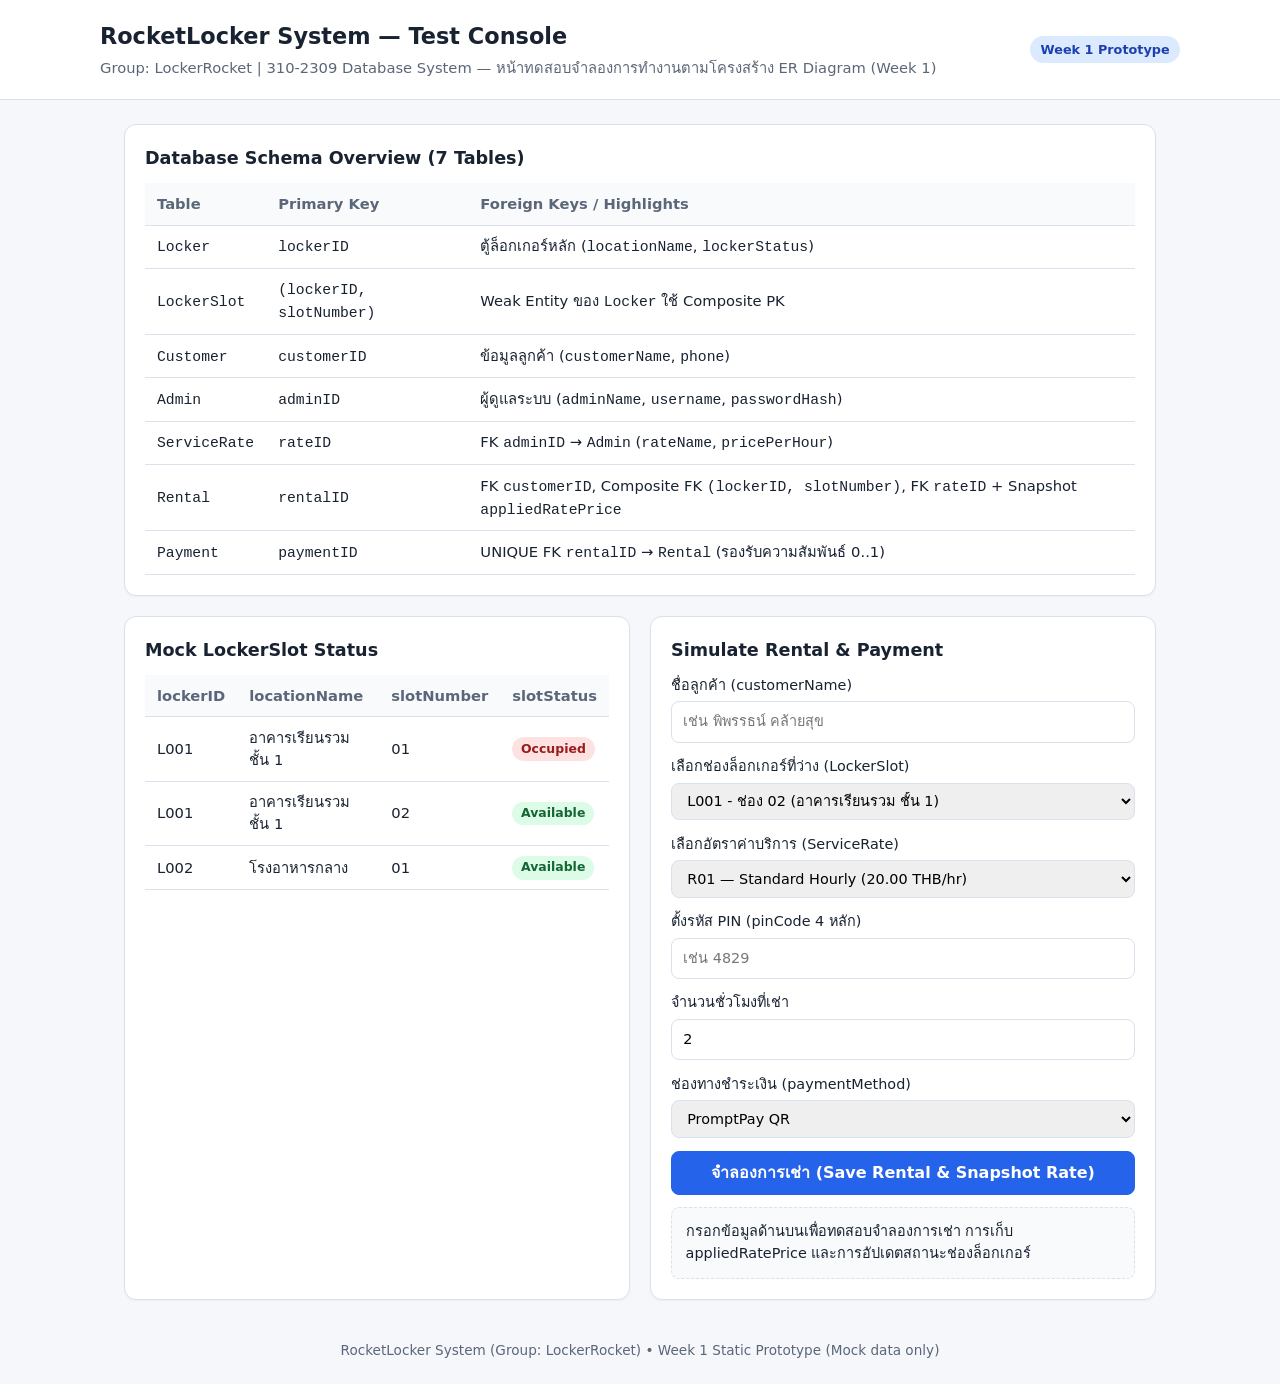
<file: web-test/index.html>
<!DOCTYPE html>
<html lang="th">
<head>
  <meta charset="UTF-8" />
  <meta name="viewport" content="width=device-width, initial-scale=1.0" />
  <title>RocketLocker System — Week 1 Test Console</title>
  <style>
    :root {
      color-scheme: light;
      --bg: #f5f7fb;
      --surface: #ffffff;
      --text: #182230;
      --muted: #5b6778;
      --border: #d9e1ec;
      --primary: #2563eb;
      --primary-hover: #1d4ed8;
      --ok-bg: #dcfce7;
      --ok-text: #166534;
      --busy-bg: #fee2e2;
      --busy-text: #991b1b;
    }

    * { box-sizing: border-box; }

    body {
      margin: 0;
      font-family: system-ui, -apple-system, "Segoe UI", Roboto, sans-serif;
      background: var(--bg);
      color: var(--text);
      line-height: 1.5;
    }

    header {
      background: var(--surface);
      border-bottom: 1px solid var(--border);
      padding: 1.25rem 1.5rem;
    }

    header .container {
      display: flex;
      flex-wrap: wrap;
      align-items: center;
      justify-content: space-between;
      gap: 0.75rem;
    }

    h1 { margin: 0; font-size: 1.4rem; }
    .subtitle { margin: 0.2rem 0 0; color: var(--muted); font-size: 0.92rem; }

    .badge {
      display: inline-block;
      padding: 0.25rem 0.65rem;
      border-radius: 999px;
      font-size: 0.8rem;
      font-weight: 600;
      background: #dbeafe;
      color: #1e40af;
    }

    .container { max-width: 1080px; margin: 0 auto; }

    main {
      padding: 1.5rem;
      display: grid;
      gap: 1.25rem;
    }

    .grid-2 {
      display: grid;
      grid-template-columns: repeat(auto-fit, minmax(300px, 1fr));
      gap: 1.25rem;
    }

    section.card {
      background: var(--surface);
      border: 1px solid var(--border);
      border-radius: 12px;
      padding: 1.25rem;
      box-shadow: 0 1px 2px rgba(16, 24, 40, 0.04);
    }

    section.card h2 { margin: 0 0 0.75rem; font-size: 1.1rem; }

    .table-wrap { overflow-x: auto; }

    table {
      width: 100%;
      border-collapse: collapse;
      font-size: 0.92rem;
    }

    th, td {
      text-align: left;
      padding: 0.6rem 0.75rem;
      border-bottom: 1px solid var(--border);
    }

    th {
      background: #f8fafc;
      color: var(--muted);
      font-weight: 600;
    }

    .status {
      display: inline-block;
      padding: 0.15rem 0.55rem;
      border-radius: 999px;
      font-size: 0.78rem;
      font-weight: 600;
    }

    .status-Available { background: var(--ok-bg); color: var(--ok-text); }
    .status-Occupied  { background: var(--busy-bg); color: var(--busy-text); }

    form { display: grid; gap: 0.85rem; }

    label {
      display: grid;
      gap: 0.3rem;
      font-size: 0.9rem;
      font-weight: 500;
    }

    input, select, button {
      font: inherit;
      padding: 0.55rem 0.7rem;
      border-radius: 8px;
      border: 1px solid var(--border);
    }

    button {
      background: var(--primary);
      color: #ffffff;
      border-color: var(--primary);
      font-weight: 600;
      cursor: pointer;
    }

    button:hover { background: var(--primary-hover); }

    .output-box {
      margin-top: 0.75rem;
      padding: 0.85rem;
      border-radius: 8px;
      background: #f8fafc;
      border: 1px dashed var(--border);
      font-size: 0.9rem;
    }

    footer {
      text-align: center;
      color: var(--muted);
      font-size: 0.85rem;
      padding: 1rem 1.5rem 2rem;
    }
  </style>
</head>
<body>
  <header>
    <div class="container">
      <div>
        <h1>RocketLocker System — Test Console</h1>
        <p class="subtitle">Group: LockerRocket | 310-2309 Database System — หน้าทดสอบจำลองการทำงานตามโครงสร้าง ER Diagram (Week 1)</p>
      </div>
      <span class="badge">Week 1 Prototype</span>
    </div>
  </header>

  <main class="container">
    <section class="card" aria-labelledby="schema-heading">
      <h2 id="schema-heading">Database Schema Overview (7 Tables)</h2>
      <div class="table-wrap">
        <table>
          <thead>
            <tr>
              <th scope="col">Table</th>
              <th scope="col">Primary Key</th>
              <th scope="col">Foreign Keys / Highlights</th>
            </tr>
          </thead>
          <tbody>
            <tr><td><code>Locker</code></td><td><code>lockerID</code></td><td>ตู้ล็อกเกอร์หลัก (<code>locationName</code>, <code>lockerStatus</code>)</td></tr>
            <tr><td><code>LockerSlot</code></td><td><code>(lockerID, slotNumber)</code></td><td>Weak Entity ของ <code>Locker</code> ใช้ Composite PK</td></tr>
            <tr><td><code>Customer</code></td><td><code>customerID</code></td><td>ข้อมูลลูกค้า (<code>customerName</code>, <code>phone</code>)</td></tr>
            <tr><td><code>Admin</code></td><td><code>adminID</code></td><td>ผู้ดูแลระบบ (<code>adminName</code>, <code>username</code>, <code>passwordHash</code>)</td></tr>
            <tr><td><code>ServiceRate</code></td><td><code>rateID</code></td><td>FK <code>adminID</code> → <code>Admin</code> (<code>rateName</code>, <code>pricePerHour</code>)</td></tr>
            <tr><td><code>Rental</code></td><td><code>rentalID</code></td><td>FK <code>customerID</code>, Composite FK <code>(lockerID, slotNumber)</code>, FK <code>rateID</code> + Snapshot <code>appliedRatePrice</code></td></tr>
            <tr><td><code>Payment</code></td><td><code>paymentID</code></td><td>UNIQUE FK <code>rentalID</code> → <code>Rental</code> (รองรับความสัมพันธ์ 0..1)</td></tr>
          </tbody>
        </table>
      </div>
    </section>

    <div class="grid-2">
      <section class="card" aria-labelledby="slots-heading">
        <h2 id="slots-heading">Mock LockerSlot Status</h2>
        <div class="table-wrap">
          <table>
            <thead>
              <tr>
                <th scope="col">lockerID</th>
                <th scope="col">locationName</th>
                <th scope="col">slotNumber</th>
                <th scope="col">slotStatus</th>
              </tr>
            </thead>
            <tbody id="slot-table-body"></tbody>
          </table>
        </div>
      </section>

      <section class="card" aria-labelledby="calc-heading">
        <h2 id="calc-heading">Simulate Rental &amp; Payment</h2>
        <form id="rental-form">
          <label>
            ชื่อลูกค้า (customerName)
            <input type="text" id="customer-name" placeholder="เช่น พิพรรธน์ คล้ายสุข" required />
          </label>
          <label>
            เลือกช่องล็อกเกอร์ที่ว่าง (LockerSlot)
            <select id="slot-select" required></select>
          </label>
          <label>
            เลือกอัตราค่าบริการ (ServiceRate)
            <select id="rate-select" required>
              <option value="20">R01 — Standard Hourly (20.00 THB/hr)</option>
              <option value="35">R02 — Large Slot Hourly (35.00 THB/hr)</option>
            </select>
          </label>
          <label>
            ตั้งรหัส PIN (pinCode 4 หลัก)
            <input type="text" id="pin-code" pattern="[0-9]{4}" maxlength="4" placeholder="เช่น 4829" required />
          </label>
          <label>
            จำนวนชั่วโมงที่เช่า
            <input type="number" id="hours" min="1" max="48" value="2" required />
          </label>
          <label>
            ช่องทางชำระเงิน (paymentMethod)
            <select id="payment-method">
              <option value="PromptPay QR">PromptPay QR</option>
              <option value="Cash">Cash</option>
              <option value="Credit Card">Credit Card</option>
            </select>
          </label>
          <button type="submit">จำลองการเช่า (Save Rental &amp; Snapshot Rate)</button>
        </form>
        <div id="rental-result" class="output-box" role="status" aria-live="polite">
          กรอกข้อมูลด้านบนเพื่อทดสอบจำลองการเช่า การเก็บ appliedRatePrice และการอัปเดตสถานะช่องล็อกเกอร์
        </div>
      </section>
    </div>
  </main>

  <footer>
    RocketLocker System (Group: LockerRocket) • Week 1 Static Prototype (Mock data only)
  </footer>

  <script>
    const mockSlots = [
      { lockerID: "L001", locationName: "อาคารเรียนรวม ชั้น 1", slotNumber: "01", slotStatus: "Occupied" },
      { lockerID: "L001", locationName: "อาคารเรียนรวม ชั้น 1", slotNumber: "02", slotStatus: "Available" },
      { lockerID: "L002", locationName: "โรงอาหารกลาง", slotNumber: "01", slotStatus: "Available" }
    ];

    const slotTableBody = document.getElementById("slot-table-body");
    const slotSelect = document.getElementById("slot-select");
    const rentalForm = document.getElementById("rental-form");
    const rentalResult = document.getElementById("rental-result");

    function renderSlots() {
      slotTableBody.replaceChildren();
      slotSelect.replaceChildren();

      for (const slot of mockSlots) {
        const tr = document.createElement("tr");

        const tdLocker = document.createElement("td");
        tdLocker.textContent = slot.lockerID;

        const tdLoc = document.createElement("td");
        tdLoc.textContent = slot.locationName;

        const tdNum = document.createElement("td");
        tdNum.textContent = slot.slotNumber;

        const tdStatus = document.createElement("td");
        const badge = document.createElement("span");
        badge.className = `status status-${slot.slotStatus}`;
        badge.textContent = slot.slotStatus;
        tdStatus.appendChild(badge);

        tr.append(tdLocker, tdLoc, tdNum, tdStatus);
        slotTableBody.appendChild(tr);

        if (slot.slotStatus === "Available") {
          const option = document.createElement("option");
          option.value = `${slot.lockerID}|${slot.slotNumber}`;
          option.textContent = `${slot.lockerID} - ช่อง ${slot.slotNumber} (${slot.locationName})`;
          slotSelect.appendChild(option);
        }
      }

      if (slotSelect.options.length === 0) {
        const option = document.createElement("option");
        option.value = "";
        option.textContent = "ไม่มีช่องล็อกเกอร์ว่างในขณะนี้";
        slotSelect.appendChild(option);
      }
    }

    rentalForm.addEventListener("submit", (event) => {
      event.preventDefault();
      const customerName = document.getElementById("customer-name").value.trim();
      const [lockerID, slotNumber] = slotSelect.value.split("|");
      const appliedRatePrice = Number(document.getElementById("rate-select").value);
      const pinCode = document.getElementById("pin-code").value.trim();
      const hours = Number(document.getElementById("hours").value);
      const paymentMethod = document.getElementById("payment-method").value;

      const slot = mockSlots.find(
        (item) => item.lockerID === lockerID && item.slotNumber === slotNumber && item.slotStatus === "Available"
      );
      if (!slot) {
        rentalResult.textContent = "ไม่สามารถเช่าได้: ไม่มีช่องล็อกเกอร์ว่างให้เลือก";
        return;
      }

      slot.slotStatus = "Occupied";
      const amount = appliedRatePrice * hours;
      renderSlots();

      rentalResult.textContent =
        `จำลองการเช่าสำเร็จ — ลูกค้า: ${customerName} | ช่อง: (${slot.lockerID}, ${slot.slotNumber}) | ` +
        `PIN: ${pinCode} | appliedRatePrice: ${appliedRatePrice.toFixed(2)} THB/hr | ` +
        `ยอดชำระ (${hours} ชม.): ${amount.toFixed(2)} THB (${paymentMethod})`;
      rentalForm.reset();
    });

    renderSlots();
  </script>
</body>
</html>
</file>
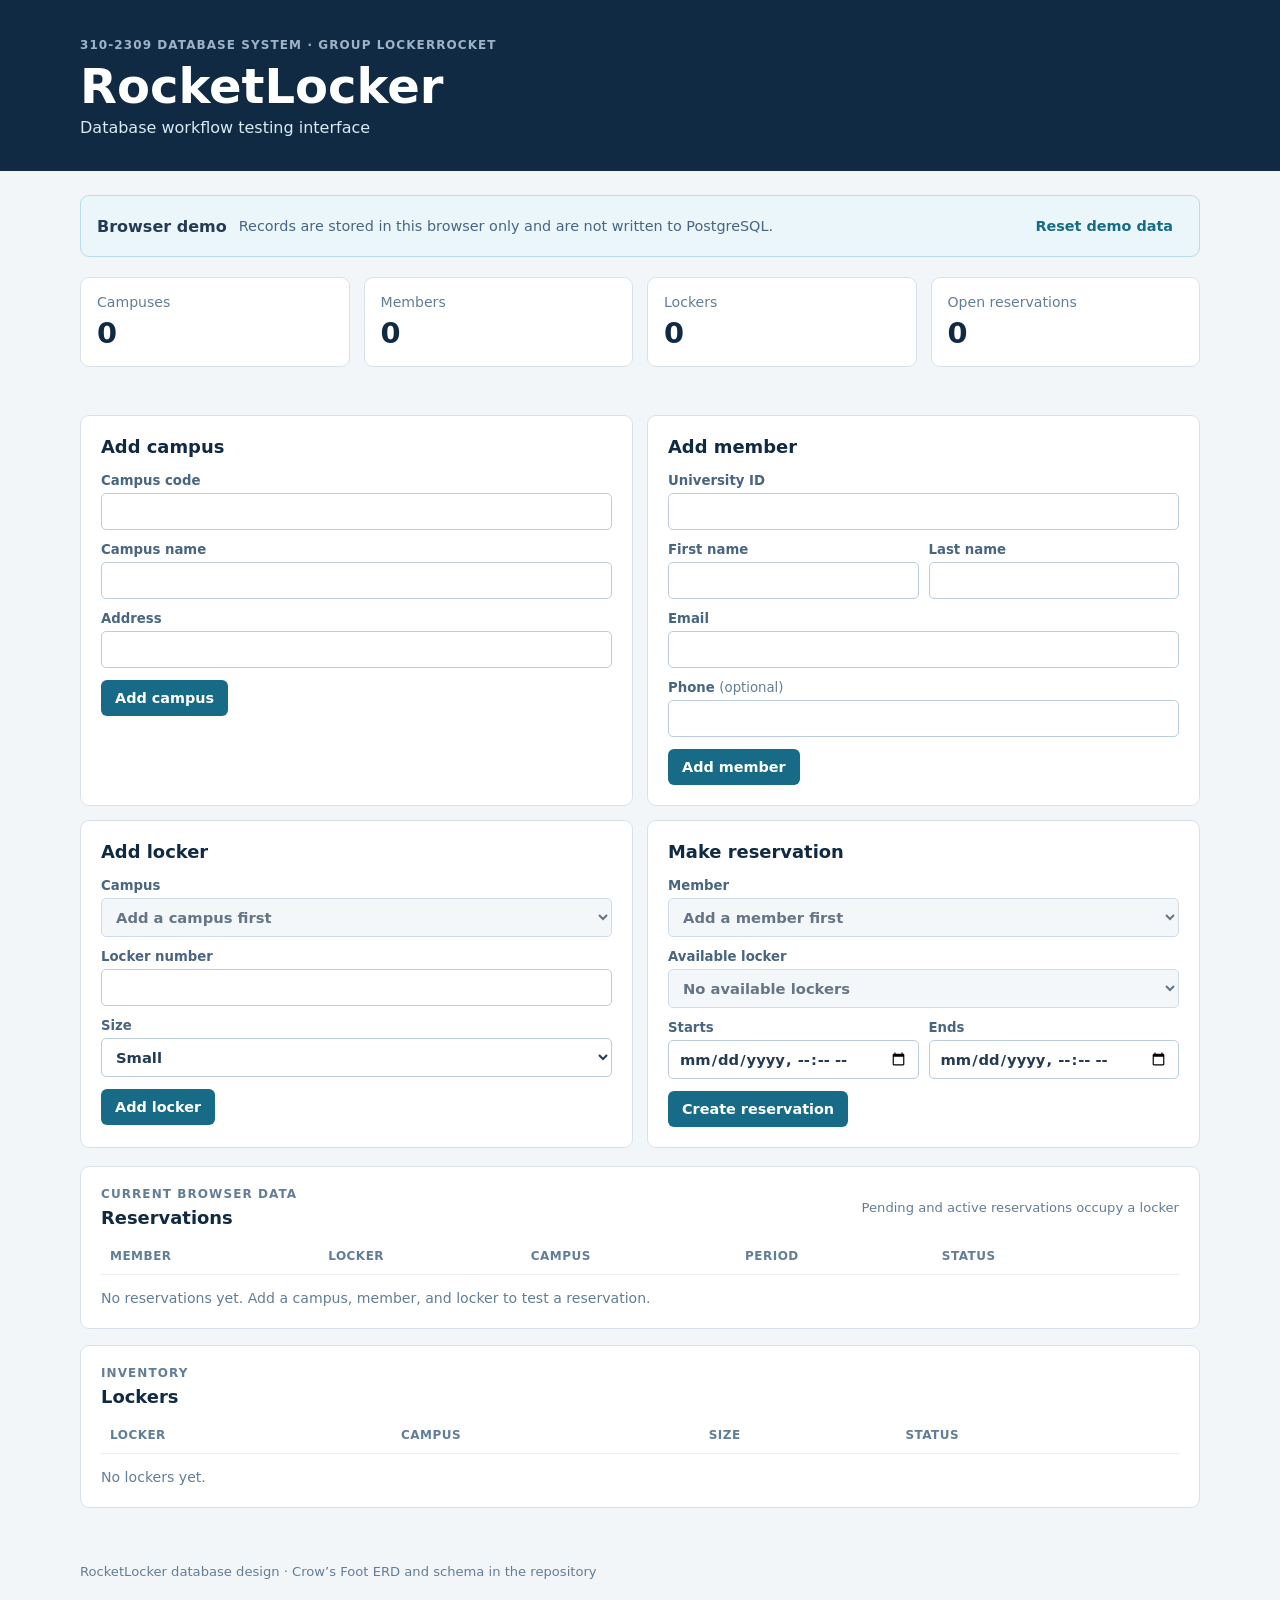
<file: web/index.html>
<!doctype html>
<html lang="en">
  <head>
    <meta charset="utf-8">
    <meta name="viewport" content="width=device-width, initial-scale=1">
    <meta name="theme-color" content="#102a43">
    <title>RocketLocker | Database test interface</title>
    <link rel="stylesheet" href="style.css">
    <script src="app.js" defer></script>
  </head>
  <body>
    <header class="site-header">
      <div class="header-content">
        <p class="eyebrow">310-2309 Database System · Group LockerRocket</p>
        <h1>RocketLocker</h1>
        <p>Database workflow testing interface</p>
      </div>
    </header>

    <main>
      <section class="notice" aria-label="Demo data notice">
        <strong>Browser demo</strong>
        <span>Records are stored in this browser only and are not written to PostgreSQL.</span>
        <button id="reset-demo" class="button button-quiet" type="button">Reset demo data</button>
      </section>

      <section class="overview" aria-label="System summary">
        <article class="stat-card"><span>Campuses</span><strong id="campus-count">0</strong></article>
        <article class="stat-card"><span>Members</span><strong id="member-count">0</strong></article>
        <article class="stat-card"><span>Lockers</span><strong id="locker-count">0</strong></article>
        <article class="stat-card"><span>Open reservations</span><strong id="reservation-count">0</strong></article>
      </section>

      <p id="message" class="message" role="status" aria-live="polite"></p>

      <section class="workbench" aria-label="Add records">
        <form id="campus-form" class="panel">
          <h2>Add campus</h2>
          <label>Campus code<input name="code" maxlength="20" required></label>
          <label>Campus name<input name="name" maxlength="120" required></label>
          <label>Address<input name="address" required></label>
          <button class="button" type="submit">Add campus</button>
        </form>

        <form id="member-form" class="panel">
          <h2>Add member</h2>
          <label>University ID<input name="universityId" maxlength="40" required></label>
          <div class="form-row">
            <label>First name<input name="firstName" maxlength="80" required></label>
            <label>Last name<input name="lastName" maxlength="80" required></label>
          </div>
          <label>Email<input name="email" type="email" maxlength="254" required></label>
          <label>Phone <span class="optional">(optional)</span><input name="phone" type="tel" maxlength="30"></label>
          <button class="button" type="submit">Add member</button>
        </form>

        <form id="locker-form" class="panel">
          <h2>Add locker</h2>
          <label>Campus<select name="campusId" required><option value="">Add a campus first</option></select></label>
          <label>Locker number<input name="lockerNumber" maxlength="30" required></label>
          <label>Size
            <select name="size" required>
              <option value="small">Small</option>
              <option value="medium">Medium</option>
              <option value="large">Large</option>
            </select>
          </label>
          <button class="button" type="submit">Add locker</button>
        </form>

        <form id="reservation-form" class="panel">
          <h2>Make reservation</h2>
          <label>Member<select name="memberId" required><option value="">Add a member first</option></select></label>
          <label>Available locker<select name="lockerId" required><option value="">Add an available locker first</option></select></label>
          <div class="form-row">
            <label>Starts<input name="startsAt" type="datetime-local" required></label>
            <label>Ends<input name="endsAt" type="datetime-local" required></label>
          </div>
          <button class="button" type="submit">Create reservation</button>
        </form>
      </section>

      <section class="panel records-panel">
        <div class="section-heading">
          <div><p class="eyebrow">Current browser data</p><h2>Reservations</h2></div>
          <span class="table-note">Pending and active reservations occupy a locker</span>
        </div>
        <div class="table-wrap">
          <table>
            <thead><tr><th>Member</th><th>Locker</th><th>Campus</th><th>Period</th><th>Status</th><th><span class="visually-hidden">Actions</span></th></tr></thead>
            <tbody id="reservation-rows"></tbody>
          </table>
        </div>
        <p id="empty-state" class="empty-state">No reservations yet. Add a campus, member, and locker to test a reservation.</p>
      </section>

      <section class="panel records-panel">
        <div class="section-heading"><div><p class="eyebrow">Inventory</p><h2>Lockers</h2></div></div>
        <div class="table-wrap">
          <table>
            <thead><tr><th>Locker</th><th>Campus</th><th>Size</th><th>Status</th></tr></thead>
            <tbody id="locker-rows"></tbody>
          </table>
        </div>
        <p id="locker-empty-state" class="empty-state">No lockers yet.</p>
      </section>
    </main>
    <footer>RocketLocker database design · Crow’s Foot ERD and schema in the repository</footer>
  </body>
</html>
</file>
<file: web/style.css>
:root {
  color-scheme: light;
  font-family: Inter, ui-sans-serif, system-ui, -apple-system, BlinkMacSystemFont, "Segoe UI", sans-serif;
  color: #243b53;
  background: #f3f6f9;
  font-synthesis: none;
  text-rendering: optimizeLegibility;
  --navy: #102a43;
  --blue: #176b87;
  --border: #d9e2ec;
  --muted: #627d98;
}

* { box-sizing: border-box; }

body { margin: 0; min-width: 320px; }

.site-header { background: var(--navy); color: white; }
.header-content, main, footer { width: min(1120px, calc(100% - 40px)); margin: 0 auto; }
.header-content { padding: 38px 0 34px; }
.header-content h1 { margin: 4px 0; font-size: clamp(2rem, 5vw, 3rem); }
.header-content > p:last-child { margin: 0; color: #d9eaf2; }

.eyebrow { margin: 0 0 6px; color: var(--muted); font-size: .75rem; font-weight: 750; letter-spacing: .09em; text-transform: uppercase; }
.header-content .eyebrow { color: #9fb3c8; }
main { padding: 24px 0 40px; }
.notice { display: flex; align-items: center; gap: 12px; margin-bottom: 20px; padding: 14px 16px; border: 1px solid #b8dce8; border-radius: 9px; background: #eaf6fa; }
.notice span { flex: 1; color: #486581; font-size: .9rem; }
.button { border: 0; border-radius: 6px; padding: 10px 14px; background: var(--blue); color: white; font: inherit; font-size: .9rem; font-weight: 700; cursor: pointer; }
.button:hover { background: #0e536b; }
.button:focus-visible, input:focus-visible, select:focus-visible { outline: 3px solid #7cc4da; outline-offset: 2px; }
.button-quiet { padding: 8px 10px; background: transparent; color: #176b87; white-space: nowrap; }
.button-quiet:hover { background: #d8edf3; }
.overview { display: grid; grid-template-columns: repeat(4, 1fr); gap: 14px; margin-bottom: 18px; }
.stat-card, .panel { border: 1px solid var(--border); border-radius: 9px; background: white; }
.stat-card { display: flex; flex-direction: column; gap: 6px; padding: 16px; }
.stat-card span { color: var(--muted); font-size: .88rem; }
.stat-card strong { color: var(--navy); font-size: 1.8rem; }
.message { min-height: 1.4em; margin: 0 0 10px; color: #166534; font-size: .9rem; }
.message.error { color: #b42318; }
.workbench { display: grid; grid-template-columns: repeat(2, minmax(0, 1fr)); gap: 14px; margin-bottom: 18px; }
.panel { padding: 20px; }
.panel h2 { margin: 0 0 16px; color: var(--navy); font-size: 1.12rem; }
form label { display: block; margin-bottom: 12px; color: #486581; font-size: .83rem; font-weight: 650; }
input, select { display: block; width: 100%; margin-top: 5px; border: 1px solid #bcccdc; border-radius: 5px; padding: 9px 10px; background: white; color: #243b53; font: inherit; font-size: .92rem; }
input:disabled, select:disabled { background: #f0f4f8; cursor: not-allowed; }
.form-row { display: grid; grid-template-columns: repeat(2, minmax(0, 1fr)); gap: 10px; }
.optional { color: var(--muted); font-weight: 400; }
.section-heading { display: flex; align-items: center; justify-content: space-between; gap: 14px; margin-bottom: 10px; }
.section-heading h2 { margin: 0; }
.table-note { color: var(--muted); font-size: .82rem; }
.records-panel { margin-bottom: 16px; }
.table-wrap { overflow-x: auto; }
table { width: 100%; border-collapse: collapse; text-align: left; }
th, td { padding: 11px 9px; border-bottom: 1px solid #e8eef3; white-space: nowrap; }
th { color: var(--muted); font-size: .75rem; letter-spacing: .04em; text-transform: uppercase; }
td { font-size: .88rem; }
.status { display: inline-block; border-radius: 999px; padding: 4px 9px; background: #e8f4ec; color: #287044; font-size: .76rem; font-weight: 700; text-transform: capitalize; }
.status.pending { background: #fff3d6; color: #875d00; }
.status.cancelled, .status.completed { background: #edf2f7; color: #52667a; }
.cancel-button { border: 1px solid #d9e2ec; border-radius: 5px; padding: 6px 9px; background: white; color: #52667a; font: inherit; font-size: .8rem; cursor: pointer; }
.cancel-button:hover { border-color: #b42318; color: #b42318; }
.empty-state { margin: 15px 0 2px; color: var(--muted); font-size: .88rem; }
.visually-hidden { position: absolute; width: 1px; height: 1px; padding: 0; margin: -1px; overflow: hidden; clip: rect(0, 0, 0, 0); white-space: nowrap; border: 0; }
footer { padding: 0 0 26px; color: var(--muted); font-size: .82rem; }

@media (max-width: 720px) {
  .overview { grid-template-columns: repeat(2, 1fr); }
  .notice { align-items: flex-start; flex-wrap: wrap; }
  .notice span { flex-basis: calc(100% - 130px); }
}
@media (max-width: 560px) {
  .workbench { grid-template-columns: 1fr; }
  .header-content, main, footer { width: min(100% - 28px, 1120px); }
  .form-row { grid-template-columns: 1fr; gap: 0; }
  .section-heading { align-items: flex-start; flex-direction: column; }
}
</file>
